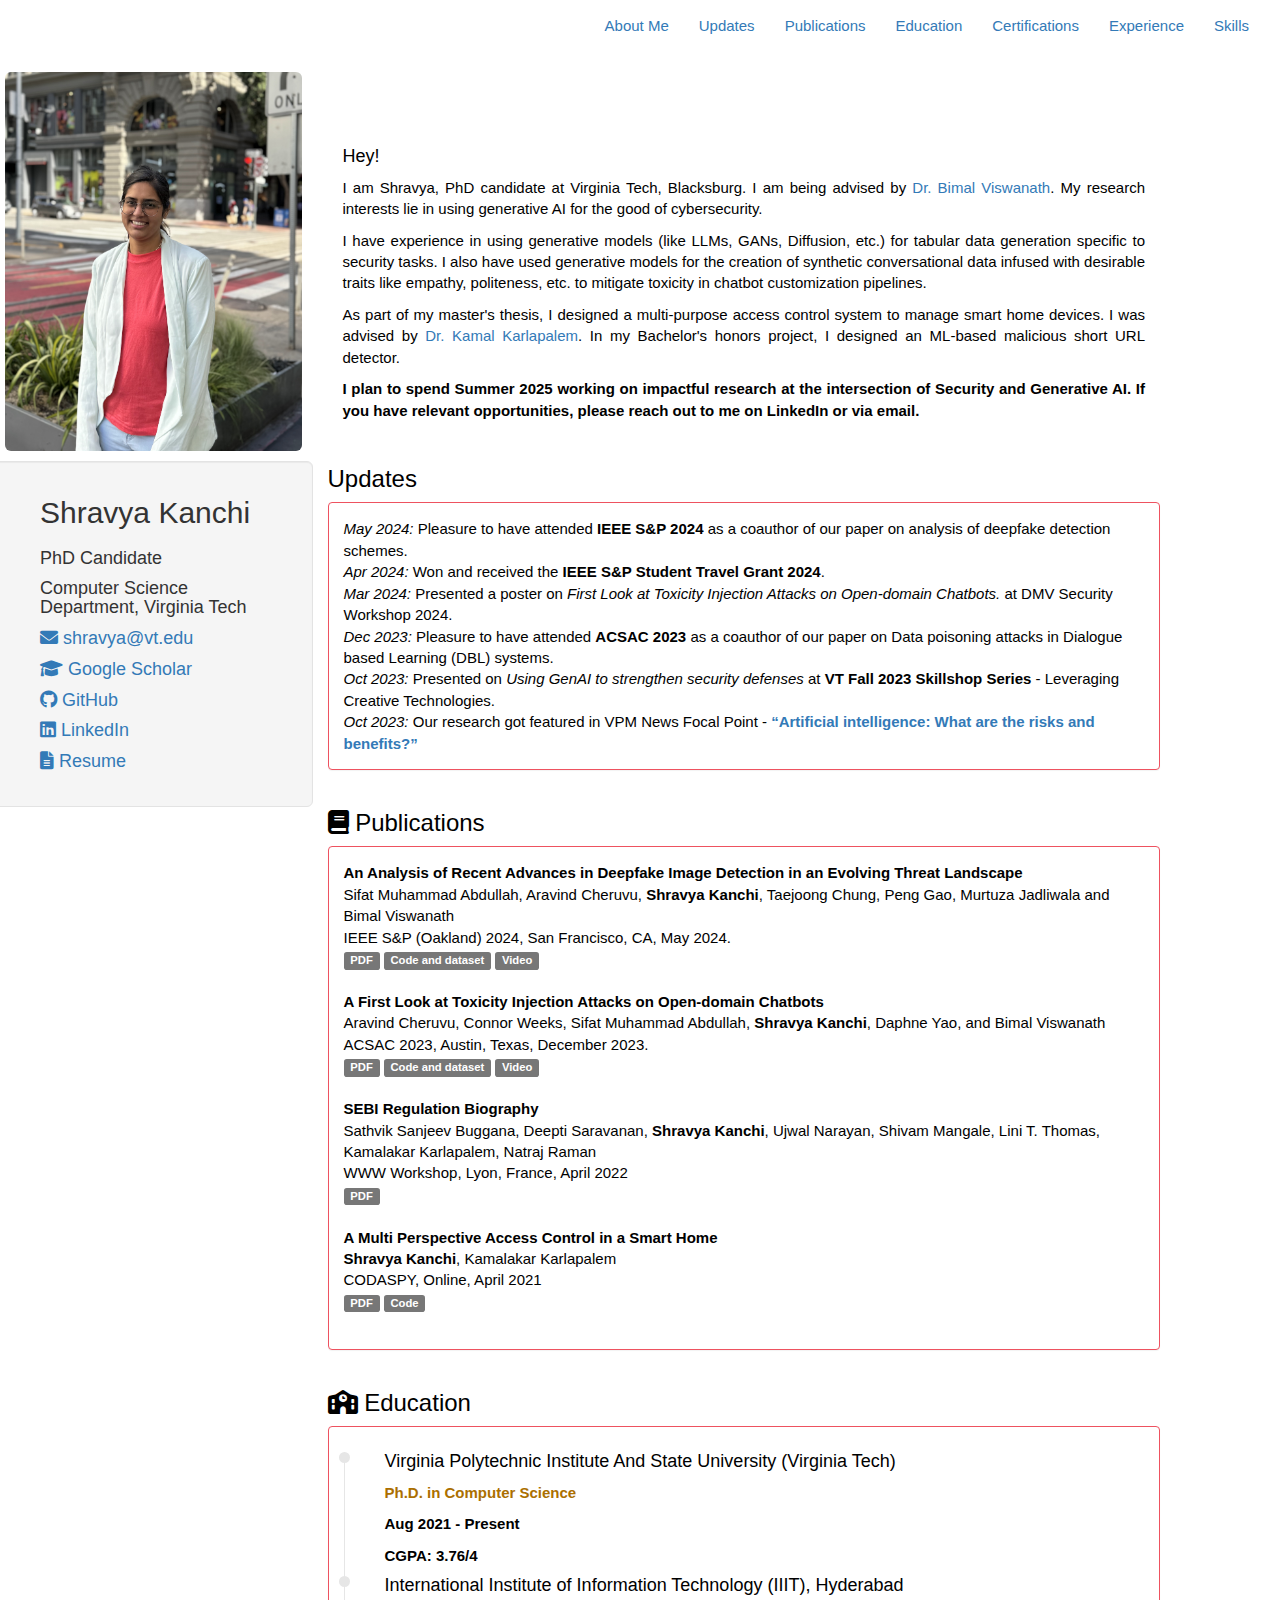
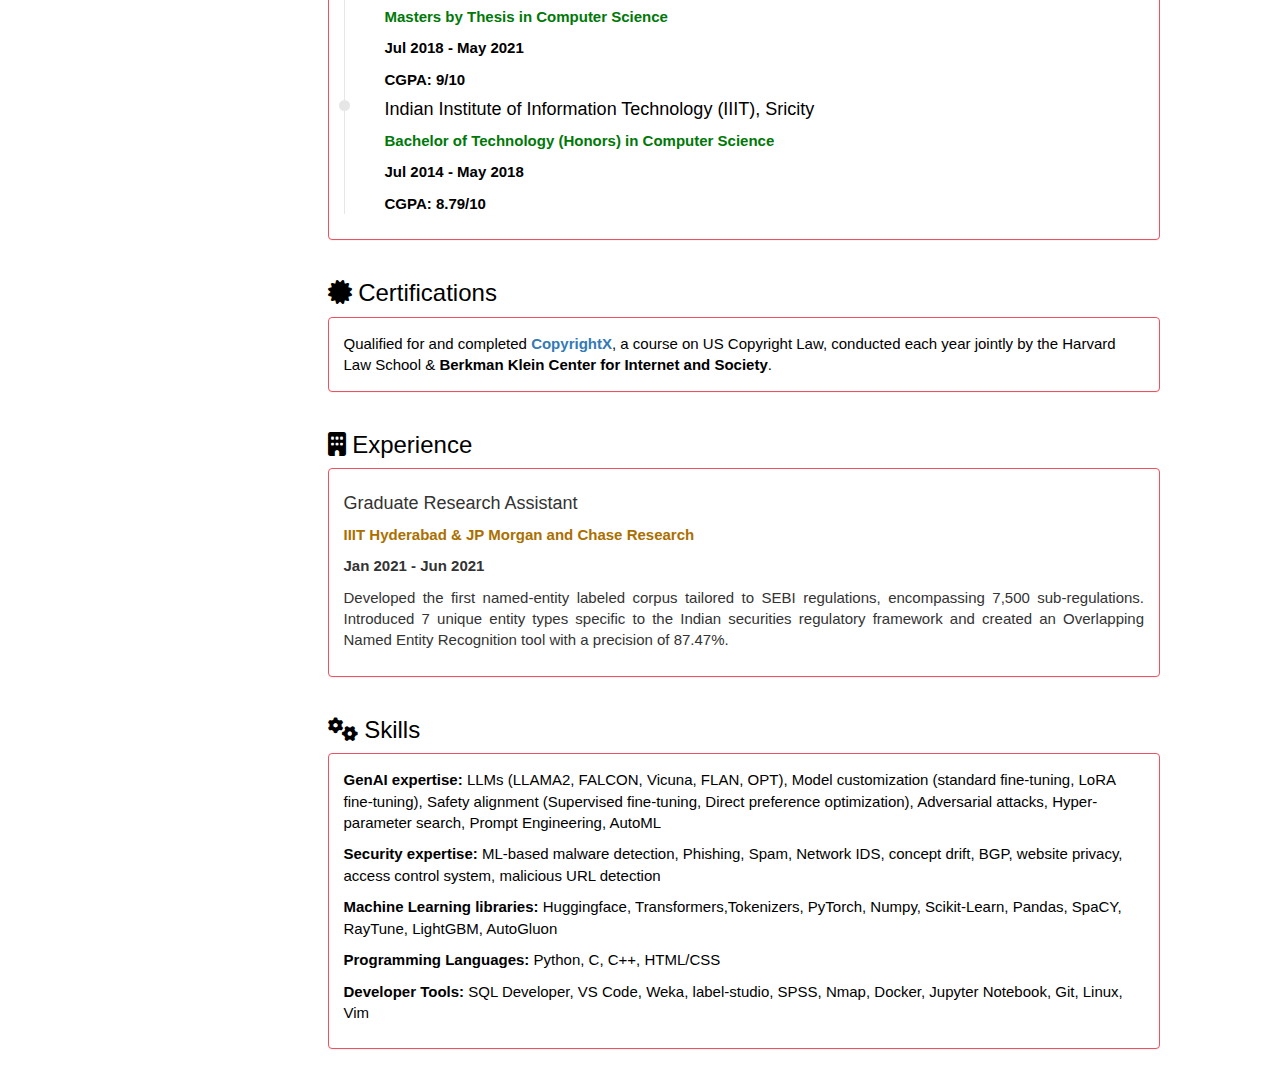
<file: index.html>
<!DOCTYPE html>
<html>
  <head>
    <title>Shravya Kanchi</title>
    <meta charset="utf-8">
    <meta name="viewport" content="width=device-width, initial-scale=1">
    <script src="https://ajax.googleapis.com/ajax/libs/jquery/3.6.4/jquery.min.js"></script>
    <script src="https://maxcdn.bootstrapcdn.com/bootstrap/3.4.1/js/bootstrap.min.js"></script>
    <link rel="stylesheet" href="https://cdnjs.cloudflare.com/ajax/libs/font-awesome/6.0.0-beta3/css/all.min.css">
    <link rel="stylesheet" href="https://maxcdn.bootstrapcdn.com/bootstrap/3.4.1/css/bootstrap.min.css">
    <style>
      body {
        position: relative;
       background-color: #ffffff;
            /* background: url('./rain-icegif-8.gif')  center center ;  */
            /* background-size: cover; */
            /* font-family: Arial, sans-serif; */
            /* font-family: 'Roboto', sans-serif; */
            font-size: 15px; /* Base font size */

        */
      }

      .timeline {
        border-left: 1px solid hsl(0, 0%, 90%);
        position: relative;
        list-style: none;
      }

      .timeline .timeline-item {
        position: relative;
      }

      .timeline .timeline-item:after {
        position: absolute;
        display: block;
        top: 0;
      }

      .timeline .timeline-item:after {
        background-color: hsl(0, 0%, 90%);
        left: -46px;
        border-radius: 50%;
        height: 11px;
        width: 11px;
        content: "";
      }

      #profile {
        padding-top: 50px;
      }

      #section0 {
        padding-top: 50px;
        color: #000000;
      }

      #section1 {
        color: #000000;
      }

      #section2 {
        color: #000000;
      }

      #section3 {
        color: #000000;
      }

      #section4 {
        color: #000000;
      }

      #section5 {
        color: #000000;
      }

      .video-grid {
        display: grid;
        grid-template-columns: repeat(2, 1fr);
        gap: 16px;
      }
      .panel-info {
        border-color: #ee5260;
      }

      .video-grid-item {
        overflow: hidden;
        border-radius: 8px;
        box-shadow: 0 4px 8px rgba(0, 0, 0, 0.1);
        width: 100%;
        padding-bottom: 75%;
        /* Set to maintain a 1:1 aspect ratio */
        position: relative;
      }

      .video-grid-item iframe,
      .video-grid-item img {
        width: 100%;
        height: 100%;
        object-fit: cover;
        position: absolute;
        top: 0;
        left: 0;
      }

      .carousel {
        width: auto;
        /* Set the width of the carousel */
        margin: auto;
        /* Center the carousel */
      }

      .carousel-inner .item {
        height: auto;
        /* Set the height of the carousel items */
      }

      .embed-responsive {
        padding-bottom: 56.25%;
        /* 16:9 aspect ratio */
        height: 0;
        overflow: hidden;
        max-width: 100%;
        background: #000;
      }

      .embed-responsive iframe {
        position: absolute;
        top: 0;
        left: 0;
        width: 100%;
        height: 100%;
      }
    .navbar-custom {
      background-color: #ffffff;
    }
    </style>
  </head>
  <body data-spy="scroll" data-target=".myNavbar" data-offset="50">
    <script src="https://code.jquery.com/jquery-3.5.1.slim.min.js"></script>
    <script src="https://cdn.jsdelivr.net/npm/@popperjs/core@2.9.3/dist/umd/popper.min.js"></script>
    <script src="https://stackpath.bootstrapcdn.com/bootstrap/4.5.2/js/bootstrap.min.js"></script>
    <nav class="navbar navbar-expand-lg navbar-custom">
      <div class="container-fluid">
        <div class="navbar-header">
          <button type="button" class="navbar-toggle" data-toggle="collapse" data-target="#myNavbar">
            <span class="icon-bar"></span>
            <span class="icon-bar"></span>
            <span class="icon-bar"></span>
          </button>
          <a class="navbar-brand" href="#"></a>
        </div>
        <div class="collapse navbar-collapse" id="myNavbar">
          <ul class="nav navbar-nav navbar-right">
            <!-- <li class="active">
              <a href="./Resume.pdf">Resume</a>
            </li> -->
            <li class="active">
              <a href="#section0">About Me</a>
            </li>
            <li class="active">
              <a href="#section1">Updates</a>
            </li>
            <li class="active">
              <a href="#section2">Publications</a>
            </li>
            <li class="active">
              <a href="#section3">Education</a>
            </li>
            <li class="active">
              <a href="#section4">Certifications</a>
            </li>
            <li class="active">
              <a href="#section6">Experience</a>
            </li>
            <li class="active">
              <a href="#section5">Skills</a>
            </li>

<!--             <li class="active">
              <a href="#section7">Videos</a>
            </li> -->
          </ul>
        </div>
      </div>
    </nav>
    <div class="row">
      <div class="col-sm-3" style=" padding-right: 0px;padding-left: 0px;">
        <!-- <div class="affix"> -->
        <div id="profile" class="container-fluid" style="padding-top: 0px;padding-bottom: 10px; padding-left: 20px; padding-right: 10px;">
          <img src="pic.jpg" class="img-responsive img-rounded center-block" style=".img-fluid. max-width: auto; height:auto;">
        </div>
        <!-- <h2 class = "text-center"><span class="label label-success">Shravya Kanchi</span></h2> -->
        <div class="well well-lg">
          <h2 style="margin:10px;padding-left: 20px;padding-top: 0px; padding-bottom: 10px;padding-right: 10px;">Shravya Kanchi</h2>
          <h4 style="margin:10px;padding-left: 20px;padding-right: 10px;">PhD Candidate</h4>
          <h4 style="margin:10px;padding-left: 20px;padding-right: 10px;">Computer Science Department, Virginia Tech</h4>
          <h4 style="margin:10px;padding-left: 20px;padding-right: 10px;">
            <a href="mailto: shravya@vt.edu"><i class="fas fa-envelope"></i> shravya@vt.edu </a>
          </h4>
          <h4 style="margin:10px;padding-left: 20px;padding-right: 10px;">
            <a href="https://scholar.google.co.in/citations?user=VsdYF68AAAAJ&hl=en/" target="_blank">
              <i class="fas fa-graduation-cap"></i> Google Scholar </a>
          </h4>
          <h4 style="margin:10px;padding-left: 20px;padding-right: 10px;">
            <a href="https://github.com/shrave" target="_blank">
              <i class="fab fa-github"></i> GitHub </a>
          </h4>
          <h4 style="margin:10px;padding-left: 20px;padding-right: 10px;">
            <a href="https://www.linkedin.com/in/shravya-kanchi/" target="_blank">
              <i class="fab fa-linkedin"></i></i> LinkedIn </a>
          </h4>
          <h4 style="margin:10px;padding-left: 20px;padding-right: 10px;">
            <a href="./Resume.pdf" target="_blank">
              <i class="fas fa-file-alt"></i> Resume </a>
          </h4>
        </div>
        <!-- </div> -->
      </div>
      <div class="col-sm-9" style="padding-top: 0px; padding-right: 100px; padding-left: 0px;">
        <div id="section0" class="container-fluid">
          <!-- <h3 style="color: #ffffff;"> Welcome</h3> -->
          <div class="" style="margin-right:20px ; text-align: justify;">
            <div class="panel-body">
              <p>

                <h4>Hey!</h4>
                <p>I am Shravya, PhD candidate at Virginia Tech, Blacksburg. I am being advised by <a href="https://people.cs.vt.edu/vbimal/">Dr. Bimal Viswanath</a>. My research interests lie in using generative AI for the good of cybersecurity.</p>
                
                <p>I have experience in using generative models (like LLMs, GANs, Diffusion, etc.) for tabular data generation specific to security tasks. I also have used generative models for the creation of synthetic conversational data infused with desirable traits like empathy, politeness, etc. to mitigate toxicity in chatbot customization pipelines.</p>
                
                <p>As part of my master's thesis, I designed a multi-purpose access control system to manage smart home devices. I was advised by <a href="https://faculty.iiit.ac.in/~kamal/">Dr. Kamal Karlapalem</a>. In my Bachelor's honors project, I designed an ML-based malicious short URL detector.</p>
                
                <p><b>I plan to spend Summer 2025 working on impactful research at the intersection of Security and Generative AI. If you have relevant opportunities, please reach out to me on LinkedIn or via email.</b></p>
            </div>
          </div>
        </div>
        <div id="section1" class="container-fluid">
          <h3 style="color: #000000;"> Updates</h3>
          <div class="panel panel-info" style="margin-right:20px">
            <div class="panel-body">
              <div class="row">
                <div class="col-md-12">
                  <!-- <ul> -->
                    <!-- <li> -->
                      <div><em>May 2024: </em> Pleasure to have attended <b>IEEE S&P 2024</b> as a coauthor of our paper on analysis of deepfake detection schemes.</div>
                    <!-- </li> -->
                    <!-- <li> -->
                      <div><em>Apr 2024: </em>Won and received the <b>IEEE S&P Student Travel Grant 2024</b>. </div>
                    <!-- </li> -->
                  <!-- <li> -->
                   <div><em>Mar 2024: </em>Presented a poster on <i>First Look at Toxicity Injection Attacks on Open-domain Chatbots.</i> at DMV Security Workshop 2024.</div>
                 <!-- </li> -->
                 <!-- <li> -->
                  <div><em>Dec 2023: </em> Pleasure to have attended <b>ACSAC 2023</b> as a coauthor of our paper on Data poisoning attacks in Dialogue based Learning (DBL) systems.</div>
                <!-- </li> -->
                <!-- <li> -->
                 <div><em>Oct 2023: </em>Presented on <i>Using GenAI to strengthen security defenses</i> at <b>VT Fall 2023 Skillshop Series</b> - Leveraging Creative Technologies.</div>
               <!-- </li> -->
                     <!-- <li> -->
                      <div><em>Oct 2023: </em>Our research got featured in VPM News Focal Point - <a href="https://www.pbs.org/video/artificial-intelligence-what-are-the-risks-and-benefits-kaz2/"><b> “Artificial intelligence: What are the risks and benefits?”</a></b></div>
                    <!-- </li> -->
                  <!-- </ul> -->
                </div>
              </div>
            </div>
          </div>
        </div>
        <div id="section2" class="container-fluid">
          <h3 style="color: #000000;"><i class="fa-solid fa-book"></i> Publications</h3>
          <div class="panel panel-info" style="margin-right:20px">
            <div class="panel-body">
              <div class="row">
                <div class="col-md-12">
                  <!-- <h5>Ph.D. Publications </h4> -->
                    <!-- <ul> -->
                      <!-- <li> -->
                        <div>
                          <strong>An Analysis of Recent Advances in Deepfake Image Detection in an Evolving Threat Landscape</strong>
                          <br> Sifat Muhammad Abdullah, Aravind Cheruvu, <b>Shravya Kanchi</b>, Taejoong Chung, Peng Gao, Murtuza Jadliwala and Bimal Viswanath <br>IEEE S&P (Oakland) 2024, San Francisco, CA, May 2024. <br>
                          <a href="https://arxiv.org/abs/2404.16212">
                            <span class="label label-default">PDF</span>
                          </a>
                          <a href="https://github.com/secml-lab-vt/EvolvingThreat-DeepfakeImageDetect">
                            <span class="label label-default">Code and dataset</span>
                          </a>
                          <a href="https://www.youtube.com/watch?v=Eg8Qb3zXdD4">
                            <span class="label label-default">Video</span>
                          </a>
                        </div>
                        <br>
                      <!-- </li> -->
                      <!-- <li> -->
                        <div>
                          <strong>A First Look at Toxicity Injection Attacks on Open-domain Chatbots</strong>
                          <br> Aravind Cheruvu, Connor Weeks, Sifat Muhammad Abdullah, <b>Shravya Kanchi</b>, Daphne Yao, and Bimal Viswanath <br>ACSAC 2023, Austin, Texas, December 2023. <br>
                          <a href="./Toxicity_injection_acsac_paper.pdf">
                            <span class="label label-default">PDF</span>
                          </a>
                          <a href="https://github.com/secml-lab-vt/Chatbot-Toxicity-Injection/">
                            <span class="label label-default">Code and dataset</span>
                          </a>
                          <a href="https://www.youtube.com/watch?v=Y9FTew96mxo">
                            <span class="label label-default">Video</span>
                          </a>
                        </div>
                        <br>
                      <!-- </li> -->
      
                    <!-- </ul>
                    <h5>Prior Publications </h4>
                      <ul> -->
                        <!-- <li> -->
                          <div>
                            <strong>SEBI Regulation Biography</strong>
                            <br> Sathvik Sanjeev Buggana, Deepti Saravanan, <b>Shravya Kanchi</b>, Ujwal Narayan, Shivam Mangale, Lini T. Thomas, Kamalakar Karlapalem, Natraj Raman <br> WWW Workshop, Lyon, France, April 2022  <br>
                            <a href="./SEBI_regulation.pdf">
                              <span class="label label-default">PDF</span>
                            </a>
                          </div>
                          <br>
                        <!-- </li> -->
                        <!-- <li> -->
                          <div>
                            <strong>A Multi Perspective Access Control in a Smart Home</strong>
                            <br><b>Shravya Kanchi</b>, Kamalakar Karlapalem <br> CODASPY, Online, April 2021 <br>
                            <a href="./codaspy_poster.pdf">
                              <span class="label label-default">PDF</span>
                            </a>
                            <a href="https://github.com/shrave/SmartHomePrivilege-Manager">
                              <span class="label label-default">Code</span>
                            </a>
                          </div>
                          <br>
                        <!-- </li> -->
                      <!-- </ul>  -->
                </div>
              </div>
            </div>
          </div>
        </div>
        <div id="section3" class="container-fluid">
          <h3 style="color: #000000;"><i class="fa-solid fa-school"></i> Education</h3>
          <div class="panel panel-info" style="margin-right:20px">
            <div class="panel-body">
              <!-- Section: Timeline -->
              <section class="py-5">
                <ul class="timeline">
                  <li class="timeline-item mb-5">
                    <h4 class="fw-bold">Virginia Polytechnic Institute And State University (Virginia Tech)</h4>
                    <p class="mb-2 fw-bold" style="color:#ab6f00">
                      <b>Ph.D. in Computer Science</b>
                    </p>
                    <p class="mb-2 fw-bold">
                      <b>Aug 2021 - Present</b>
                    </p>
                    <p>
                      <b>CGPA: 3.76/4</b>
                    </p>
                    <!-- <p>
                      <b>Graduate courses:</b> Data Analytics, Deep Learning, Hot Topics in Security and AI, Theory of Algorithms, Advanced Machine Learning, Security risks of Generative AI, Defenses Against ML Powered Adversaries
                    </p> -->
                  </li>
                  <li class="timeline-item mb-5">
                    <h4 class="fw-bold">International Institute of Information Technology (IIIT), Hyderabad</h4>
                    <p class="mb-2 fw-bold" style="color:#007808">
                      <b>Masters by Thesis in Computer Science</b>
                    </p>
                    <p class="mb-2 fw-bold">
                      <b>Jul 2018 - May 2021</b>
                      <p>
                        <b>CGPA: 9/10 </b>
                      </p>
                    <!-- </p> <b>CGPA: </b>8.51/10.0 <b style="color:#ab6f00">"Gold Medal for best outgoing student from the Department of I.T."</b> -->
                    </p>
                  </li>
                  <li class="timeline-item mb-5">
                    <h4 class="fw-bold">Indian Institute of Information Technology (IIIT), Sricity</h4>
                    <p class="mb-2 fw-bold" style="color:#007808">
                      <b>Bachelor of Technology (Honors) in Computer Science</b>
                    </p>
                    <p class="mb-2 fw-bold">
                      <b>Jul 2014 - May 2018</b>
                      <p>
                        <b>CGPA: 8.79/10 </b>
                      </p>
                    <!-- </p> <b>CGPA: </b>8.51/10.0 <b style="color:#ab6f00">"Gold Medal for best outgoing student from the Department of I.T."</b> -->
                    </p>
                  </li>
                </ul>
              </section>
              <!-- Section: Timeline -->
            </div>
          </div>
        </div>
        <div id="section4" class="container-fluid">
          <h3 style="color: #000000;"><i class="fa-solid fa-certificate"></i> Certifications</h3>
          <div class="panel panel-info" style="margin-right:20px">
            <div class="panel-body">
              <div class="row">
                <div class="col-md-12">
                      <div>Qualified for and completed <strong><a href="http://copyx.org/">CopyrightX</a></strong>, a course on US Copyright Law, conducted each year jointly by the Harvard Law School & <strong>Berkman Klein Center for Internet and Society</strong>.</div>
                  </ul>
                </div>
              </div>
            </div>
          </div>
        </div>

        <div id="section6" class="container-fluid">
          <h3 style="color: #000000;"><i class="fa-solid fa-building"></i> Experience</h3>
          <div class="panel panel-info" style="margin-right:20px; text-align: justify;">
            <div class="panel-body">
              <!-- Section: Timeline -->
              <section class="py-5">
                <!-- <ul> -->
                  <!-- <li class="timeline-item mb-5"> -->
                    <h4 class="fw-bold">Graduate Research Assistant</h4>
                    <p class="mb-2 fw-bold" style="color:#ab6f00">
                      <b>IIIT Hyderabad & JP Morgan and Chase Research</b>
                    </p>
                    <p class="mb-2 fw-bold">
                      <b>Jan 2021 - Jun 2021</b>
                    </p>
                    <p>Developed the first named-entity labeled corpus tailored to SEBI regulations, encompassing 7,500 sub-regulations. Introduced 7 unique entity types specific to the Indian securities regulatory framework and created an Overlapping Named Entity Recognition tool with a precision of 87.47%.</p>
                    <p class="mb-2 fw-bold" style="color:#ab6f00">
                      <!-- <b>Consultant</b> -->
                    </p>
                    <!-- </li> -->
                <!-- </ul> -->
              </section>
              <!-- Section: Timeline -->
            </div>
          </div>
        </div>

        <div id="section5" class="container-fluid">
          <h3 style="color: #000000;"><i class="fa fa-cogs" aria-hidden="true"></i>
 Skills</h3>
          <div class="panel panel-info" style="margin-right:20px">
            <div class="panel-body">
              <div class="row">
                <div class="col-md-12">
                  <!-- <ul> -->
                    <p>
                      <b>GenAI expertise:</b> LLMs (LLAMA2, FALCON, Vicuna, FLAN, OPT), Model customization (standard fine-tuning, LoRA fine-tuning), Safety alignment (Supervised fine-tuning, Direct preference optimization), Adversarial attacks, Hyper-parameter search, Prompt Engineering, AutoML
                    </p>
                    <!-- <li>
                      <b>CV-GenAI expertise:</b> Stable Diffusion, StyleGAN, Deepfake generation and detection, Adversarial attacks
                    </li> -->
                    <p>
                      <b>Security expertise:</b> ML-based malware detection, Phishing, Spam, Network IDS, concept drift, BGP, website privacy, access control system, malicious URL detection
                    </p>
                    <p>
                      <b>Machine Learning libraries:</b> Huggingface, Transformers,Tokenizers, PyTorch, Numpy, Scikit-Learn, Pandas, SpaCY, RayTune, LightGBM, AutoGluon
                    </p>
                    <p>
                      <b>Programming Languages:</b> Python, C, C++, HTML/CSS
                    </p>
                    <p>
                      <b>Developer Tools:</b> SQL Developer, VS Code, Weka, label-studio, SPSS, Nmap, Docker, Jupyter Notebook, Git, Linux, Vim
                    </p>
                    <!-- <li>
                      <b>Technologies/Frameworks:</b> Linux, GitHub, Java Swing, AWT
                    </li> -->
                    <!-- <li>
                      <b>Oracle Tools/Software:</b> Oracle SQL, Oracle HCM Cloud HR And Payroll Module, Payroll Parallel/Reconciliation Tool (Data Analysis), HCM Extracts, Oracle BI Reports, Fast Formulas
                    </li> -->
                  <!-- </ul> -->
                </div>
              </div>
            </div>
          </div>
        </div>

<!--         <div id="section7" class="container-fluid">
          <h3 style="color: #ffffff;"><i class="fa-solid fa-video"></i> Videos</h3>
          <div id="videoCarousel" class="carousel slide">
            <ol class="carousel-indicators">
              <li data-target="#videoCarousel" data-slide-to="0" class="active"></li>
              <li data-target="#videoCarousel" data-slide-to="1"></li>
            </ol>
            <div class="carousel-inner">
              <div class="item active">
                <div class="embed-responsive">
                  <iframe class="embed-responsive-item" src="https://www.youtube.com/embed/Y9FTew96mxo?si=YqeYCBQf6z4lAfwW" allowfullscreen></iframe>
                </div>
              </div>
              <div class="item">
                <div class="embed-responsive">
                  <iframe class="embed-responsive-item" src="https://player.pbs.org/viralplayer/3085363248/" allow="encrypted-media" allowfullscreen></iframe>
                </div>
              </div>
            </div>
            <a class="left carousel-control" href="#videoCarousel" role="button" data-slide="prev">
              <span class="glyphicon glyphicon-chevron-left" aria-hidden="true"></span>
              <span class="sr-only">Previous</span>
            </a>
            <a class="right carousel-control" href="#videoCarousel" role="button" data-slide="next">
              <span class="glyphicon glyphicon-chevron-right" aria-hidden="true"></span>
              <span class="sr-only">Next</span>
            </a>
          </div> -->
        </div>
      </div>
    </div>
  </body>
</html>
</file>
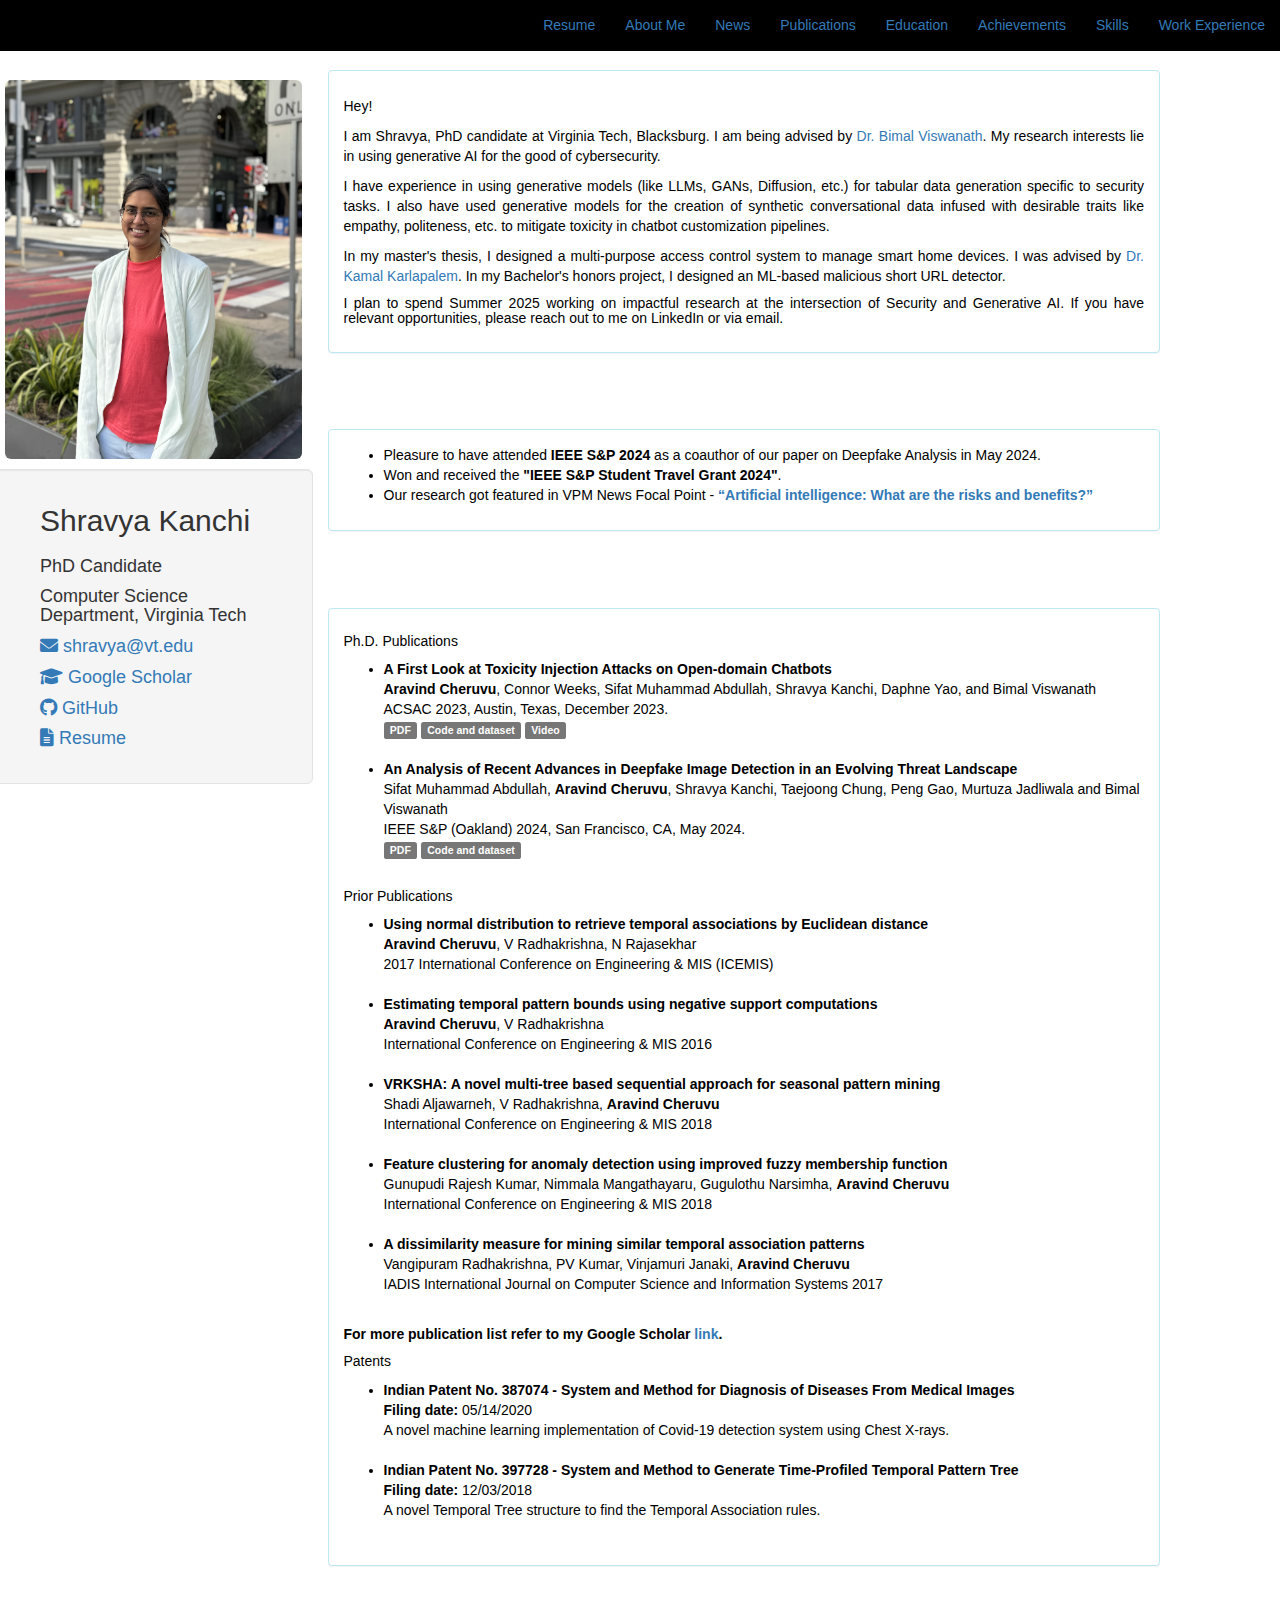
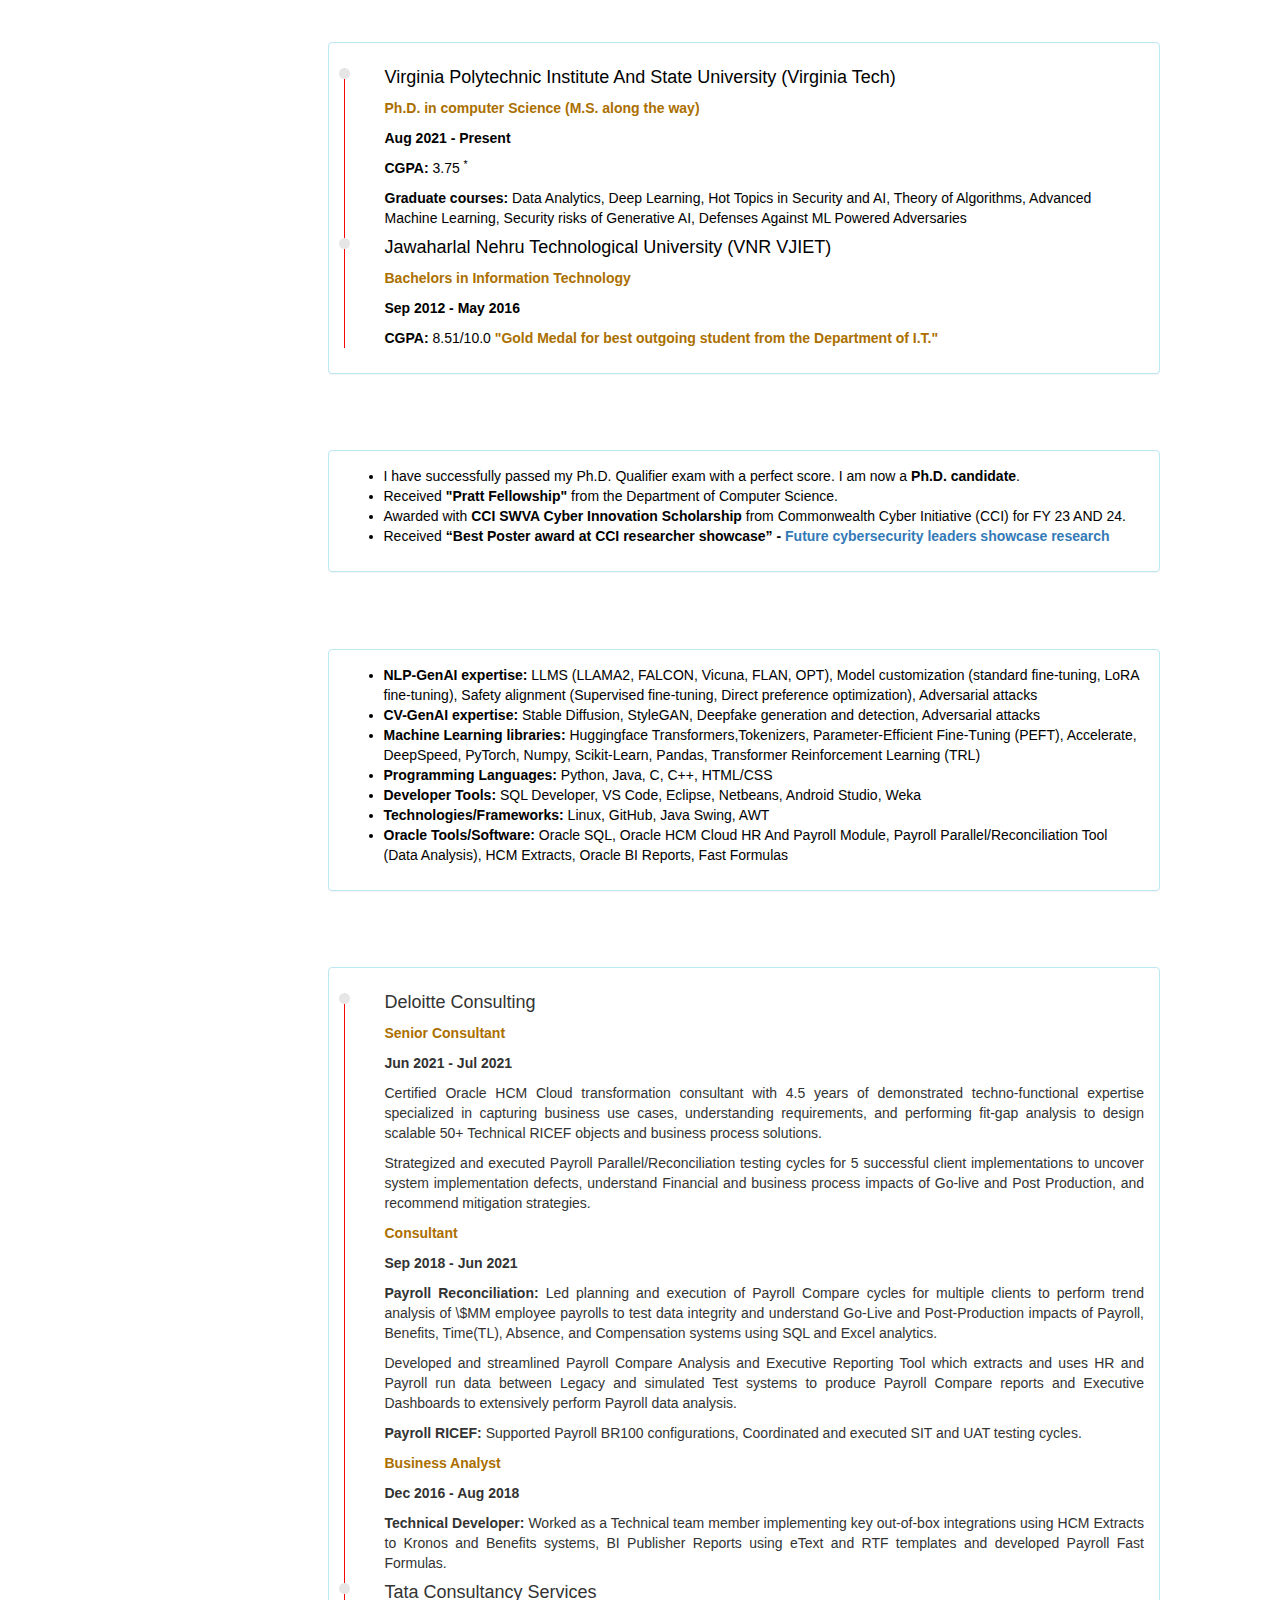
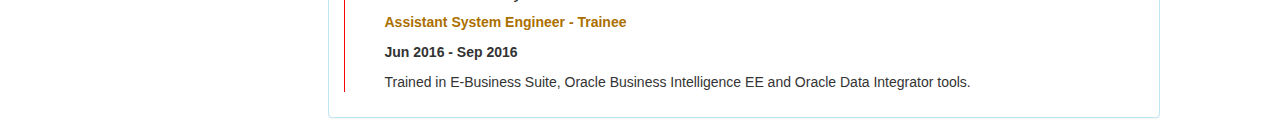
<file: Shravya Kanchi.html>
<!DOCTYPE html>
<html>
  <head>
    <title>Shravya Kanchi</title>
    <meta charset="utf-8">
    <meta name="viewport" content="width=device-width, initial-scale=1">
    <script src="https://ajax.googleapis.com/ajax/libs/jquery/3.6.4/jquery.min.js"></script>
    <script src="https://maxcdn.bootstrapcdn.com/bootstrap/3.4.1/js/bootstrap.min.js"></script>
    <link rel="stylesheet" href="https://cdnjs.cloudflare.com/ajax/libs/font-awesome/6.0.0-beta3/css/all.min.css">
    <link rel="stylesheet" href="https://maxcdn.bootstrapcdn.com/bootstrap/3.4.1/css/bootstrap.min.css">
    <style>
      body {
        position: relative;
       background-color: #ffffff;
            /* background: url('background.gif')  center center fixed ; /* Set the GIF as the background  */
            background-size: cover;

        */
      }

      .timeline {
        border-left: 1px solid hsl(0, 94%, 50%);
        position: relative;
        list-style: none;
      }

      .timeline .timeline-item {
        position: relative;
      }

      .timeline .timeline-item:after {
        position: absolute;
        display: block;
        top: 0;
      }

      .timeline .timeline-item:after {
        background-color: hsl(0, 0%, 90%);
        left: -46px;
        border-radius: 50%;
        height: 11px;
        width: 11px;
        content: "";
      }

      #profile {
        padding-top: 50px;
      }

      #section0 {
        padding-top: 50px;
        color: #000000;
      }

      #section1 {
        color: #000000;
      }

      #section2 {
        color: #000000;
      }

      #section3 {
        color: #000000;
      }

      #section4 {
        color: #000000;
      }

      #section5 {
        color: #000000;
      }

      .video-grid {
        display: grid;
        grid-template-columns: repeat(2, 1fr);
        gap: 16px;
      }

      .video-grid-item {
        overflow: hidden;
        border-radius: 8px;
        box-shadow: 0 4px 8px rgba(0, 0, 0, 0.1);
        width: 100%;
        padding-bottom: 75%;
        /* Set to maintain a 1:1 aspect ratio */
        position: relative;
      }

      .video-grid-item iframe,
      .video-grid-item img {
        width: 100%;
        height: 100%;
        object-fit: cover;
        position: absolute;
        top: 0;
        left: 0;
      }

      .carousel {
        width: auto;
        /* Set the width of the carousel */
        margin: auto;
        /* Center the carousel */
      }

      .carousel-inner .item {
        height: auto;
        /* Set the height of the carousel items */
      }

      .embed-responsive {
        padding-bottom: 56.25%;
        /* 16:9 aspect ratio */
        height: 0;
        overflow: hidden;
        max-width: 100%;
        background: #000;
      }

      .embed-responsive iframe {
        position: absolute;
        top: 0;
        left: 0;
        width: 100%;
        height: 100%;
      }
    .navbar-custom {
      background-color: #000000;
    }
    </style>
  </head>
  <body data-spy="scroll" data-target=".myNavbar" data-offset="50">
    <script src="https://code.jquery.com/jquery-3.5.1.slim.min.js"></script>
    <script src="https://cdn.jsdelivr.net/npm/@popperjs/core@2.9.3/dist/umd/popper.min.js"></script>
    <script src="https://stackpath.bootstrapcdn.com/bootstrap/4.5.2/js/bootstrap.min.js"></script>
    <nav class="navbar navbar-expand-lg navbar-dark navbar-fixed-top navbar-custom">
      <div class="container-fluid">
        <div class="navbar-header">
          <button type="button" class="navbar-toggle" data-toggle="collapse" data-target="#myNavbar">
            <span class="icon-bar"></span>
            <span class="icon-bar"></span>
            <span class="icon-bar"></span>
          </button>
          <a class="navbar-brand" href="#"></a>
        </div>
        <div class="collapse navbar-collapse" id="myNavbar">
          <ul class="nav navbar-nav navbar-right">
            <li class="active">
              <a href="./Resume.pdf">Resume</a>
            </li>
            <li class="active">
              <a href="#section0">About Me</a>
            </li>
            <li class="active">
              <a href="#section1">News</a>
            </li>
            <li class="active">
              <a href="#section2">Publications</a>
            </li>
            <li>
              <a href="#section3">Education</a>
            </li>
            <li class="active">
              <a href="#section4">Achievements</a>
            </li>
            <li class="active">
              <a href="#section5">Skills</a>
            </li>
            <li class="active">
              <a href="#section6">Work Experience</a>
            </li>
<!--             <li class="active">
              <a href="#section7">Videos</a>
            </li> -->
          </ul>
        </div>
      </div>
    </nav>
    <div class="row">
      <div class="col-sm-3" style=" padding-right: 0px;padding-left: 0px;">
        <!-- <div class="affix"> -->
        <div id="profile" class="container-fluid" style="padding-top: 80px;padding-bottom: 10px; padding-left: 20px; padding-right: 10px;">
          <img src="pic.jpg" class="img-responsive img-rounded center-block" style=".img-fluid. max-width: auto; height:auto;">
        </div>
        <!-- <h2 class = "text-center"><span class="label label-success">Shravya Kanchi</span></h2> -->
        <div class="well well-lg">
          <h2 style="margin:10px;padding-left: 20px;padding-top: 0px; padding-bottom: 10px;padding-right: 10px;">Shravya Kanchi</h2>
          <h4 style="margin:10px;padding-left: 20px;padding-right: 10px;">PhD Candidate</h4>
          <h4 style="margin:10px;padding-left: 20px;padding-right: 10px;">Computer Science Department, Virginia Tech</h4>
          <h4 style="margin:10px;padding-left: 20px;padding-right: 10px;">
            <a href="mailto: shravya@vt.edu">
              <i class="fas fa-envelope"></i> shravya@vt.edu </a>
          </h4>
          <h4 style="margin:10px;padding-left: 20px;padding-right: 10px;">
            <a href="https://scholar.google.co.in/citations?user=VsdYF68AAAAJ&hl=en/" target="_blank">
              <i class="fas fa-graduation-cap"></i> Google Scholar </a>
          </h4>
          <h4 style="margin:10px;padding-left: 20px;padding-right: 10px;">
            <a href="https://github.com/shrave" target="_blank">
              <i class="fab fa-github"></i> GitHub </a>
          </h4>
          <h4 style="margin:10px;padding-left: 20px;padding-right: 10px;">
            <a href="./Resume.pdf" target="_blank">
              <i class="fas fa-file-alt"></i> Resume </a>
          </h4>
        </div>
        <!-- </div> -->
      </div>
      <div class="col-sm-9" style="padding-top: 20px; padding-right: 100px; padding-left: 0px;">
        <div id="section0" class="container-fluid">
          <!-- <h3 style="color: #ffffff;"> Welcome</h3> -->
          <div class="panel panel-info" style="margin-right:20px ; text-align: justify;">
            <div class="panel-body">
              <p>

                <p>Hey!</p>
                <p>I am Shravya, PhD candidate at Virginia Tech, Blacksburg. I am being advised by <a href="https://people.cs.vt.edu/vbimal/">Dr. Bimal Viswanath</a>. My research interests lie in using generative AI for the good of cybersecurity.</p>
                
                <p>I have experience in using generative models (like LLMs, GANs, Diffusion, etc.) for tabular data generation specific to security tasks. I also have used generative models for the creation of synthetic conversational data infused with desirable traits like empathy, politeness, etc. to mitigate toxicity in chatbot customization pipelines.</p>
                
                <p>In my master's thesis, I designed a multi-purpose access control system to manage smart home devices. I was advised by <a href="https://faculty.iiit.ac.in/~kamal/">Dr. Kamal Karlapalem</a>. In my Bachelor's honors project, I designed an ML-based malicious short URL detector.</p>
                
                <h5>I plan to spend Summer 2025 working on impactful research at the intersection of Security and Generative AI. If you have relevant opportunities, please reach out to me on LinkedIn or via email.</h5>
            </div>
          </div>
        </div>
        <div id="section1" class="container-fluid">
          <h3 style="color: #ffffff;"><i class="fas fa-newspaper"></i> Latest News</h3>
          <div class="panel panel-info" style="margin-right:20px">
            <div class="panel-body">
              <div class="row">
                <div class="col-md-12">
                  <ul>
                    <li>
                      <div>Pleasure to have attended <b>IEEE S&P 2024</b> as a coauthor of our paper on Deepfake Analysis in May 2024.</div>
                    </li>
                    <li>
                      <div>Won and received the <b>"IEEE S&P Student Travel Grant 2024"</b>. </div>
                    </li>
                     <li>
                      <div>Our research got featured in VPM News Focal Point - <a href="https://www.pbs.org/video/artificial-intelligence-what-are-the-risks-and-benefits-kaz2/"><b> “Artificial intelligence: What are the risks and benefits?”</a></b></div>
                    </li>
                  </ul>
                </div>
              </div>
            </div>
          </div>
        </div>
        <div id="section2" class="container-fluid">
          <h3 style="color: #ffffff;"><i class="fa-solid fa-book"></i> Publications</h3>
          <div class="panel panel-info" style="margin-right:20px">
            <div class="panel-body">
              <div class="row">
                <div class="col-md-12">
                  <h5>Ph.D. Publications </h4>
                    <ul>
                      <li>
                        <div>
                          <strong>A First Look at Toxicity Injection Attacks on Open-domain Chatbots</strong>
                          <br> <b>Aravind Cheruvu</b>, Connor Weeks, Sifat Muhammad Abdullah, Shravya Kanchi, Daphne Yao, and Bimal Viswanath <br>ACSAC 2023, Austin, Texas, December 2023. <br>
                          <a href="./Toxicity_injection_acsac_paper.pdf">
                            <span class="label label-default">PDF</span>
                          </a>
                          <a href="https://github.com/secml-lab-vt/Chatbot-Toxicity-Injection/">
                            <span class="label label-default">Code and dataset</span>
                          </a>
                          <a href="https://www.youtube.com/watch?v=Y9FTew96mxo">
                            <span class="label label-default">Video</span>
                          </a>
                        </div>
                        <br>
                      </li>
                      <li>
                        <div>
                          <strong>An Analysis of Recent Advances in Deepfake Image Detection in an Evolving Threat Landscape</strong>
                          <br> Sifat Muhammad Abdullah, <b>Aravind Cheruvu</b>, Shravya Kanchi, Taejoong Chung, Peng Gao, Murtuza Jadliwala and Bimal Viswanath <br>IEEE S&P (Oakland) 2024, San Francisco, CA, May 2024. <br>
                          <a href="https://arxiv.org/abs/2404.16212">
                            <span class="label label-default">PDF</span>
                          </a>
                          <a href="https://github.com/secml-lab-vt/EvolvingThreat-DeepfakeImageDetect">
                            <span class="label label-default">Code and dataset</span>
                          </a>
                        </div>
                        <br>
                      </li>
                    </ul>
                    <h5>Prior Publications </h4>
                      <ul>
                        <li>
                          <div>
                            <strong>Using normal distribution to retrieve temporal associations by Euclidean distance</strong>
                            <br> <b>Aravind Cheruvu</b>, V Radhakrishna, N Rajasekhar <br> 2017 International Conference on Engineering & MIS (ICEMIS) <br>
                          </div>
                          <br>
                        </li>
                        <li>
                          <div>
                            <strong>Estimating temporal pattern bounds using negative support computations</strong>
                            <br> <b>Aravind Cheruvu</b>, V Radhakrishna <br> International Conference on Engineering & MIS 2016 <br>
                          </div>
                          <br>
                        </li>
                        <li>
                          <div>
                            <strong>VRKSHA: A novel multi-tree based sequential approach for seasonal pattern mining</strong>
                            <br> Shadi Aljawarneh, V Radhakrishna, <b>Aravind Cheruvu</b> <br> International Conference on Engineering & MIS 2018 <br>
                          </div>
                          <br>
                        </li>
                        <li>
                          <div>
                            <strong>Feature clustering for anomaly detection using improved fuzzy membership function</strong>
                            <br> Gunupudi Rajesh Kumar, Nimmala Mangathayaru, Gugulothu Narsimha, <b>Aravind Cheruvu</b> <br> International Conference on Engineering & MIS 2018 <br>
                          </div>
                          <br>
                        </li>
                        <li>
                          <div>
                            <strong>A dissimilarity measure for mining similar temporal association patterns</strong>
                            <br> Vangipuram Radhakrishna, PV Kumar, Vinjamuri Janaki, <b>Aravind Cheruvu</b> <br>IADIS International Journal on Computer Science and Information Systems 2017 <br>
                          </div>
                          <br>
                        </li>
                      </ul> <b>For more publication list refer to my Google Scholar 
                        <a href="https://scholar.google.com/citations?user=NGDsIKMAAAAJ&hl=en">link</a>. </b>
                 <h5>Patents </h4>
                      <ul>
                        <li>
                          <div>
                            <strong>Indian Patent No. 387074 - System and Method for Diagnosis of Diseases From Medical Images</strong>
                            <br><b>Filing date: </b>05/14/2020<br>
                            A novel machine learning implementation of Covid-19 detection system using Chest X-rays.<br>
                          </div>
                          <br>
                        </li>
                        <li>
                          <div>
                            <strong>Indian Patent No. 397728 - System and Method to Generate Time-Profiled Temporal Pattern Tree</strong>
                            <br><b>Filing date: </b>12/03/2018<br>
                            A novel Temporal Tree structure to find the Temporal Association rules.<br>
                          </div>
                          <br>
                        </li>
                      </ul>
                </div>
              </div>
            </div>
          </div>
        </div>
        <div id="section3" class="container-fluid">
          <h3 style="color: #ffffff;"><i class="fa-solid fa-user-graduate"></i> Education</h3>
          <div class="panel panel-info" style="margin-right:20px">
            <div class="panel-body">
              <!-- Section: Timeline -->
              <section class="py-5">
                <ul class="timeline">
                  <li class="timeline-item mb-5">
                    <h4 class="fw-bold">Virginia Polytechnic Institute And State University (Virginia Tech)</h4>
                    <p class="mb-2 fw-bold" style="color:#ab6f00">
                      <b>Ph.D. in computer Science (M.S. along the way)</b>
                    </p>
                    <p class="mb-2 fw-bold">
                      <b>Aug 2021 - Present</b>
                    </p>
                    <p>
                      <b>CGPA: </b>3.75 <sup>*</sup>
                    </p>
                    <p>
                      <b>Graduate courses:</b> Data Analytics, Deep Learning, Hot Topics in Security and AI, Theory of Algorithms, Advanced Machine Learning, Security risks of Generative AI, Defenses Against ML Powered Adversaries
                    </p>
                  </li>
                  <li class="timeline-item mb-5">
                    <h4 class="fw-bold">Jawaharlal Nehru Technological University (VNR VJIET)</h4>
                    <p class="mb-2 fw-bold" style="color:#ab6f00">
                      <b>Bachelors in Information Technology</b>
                    </p>
                    <p class="mb-2 fw-bold">
                      <b>Sep 2012 - May 2016</b>
                    </p> <b>CGPA: </b>8.51/10.0 <b style="color:#ab6f00">"Gold Medal for best outgoing student from the Department of I.T."</b>
                    </p>
                  </li>
                </ul>
              </section>
              <!-- Section: Timeline -->
            </div>
          </div>
        </div>
        <div id="section4" class="container-fluid">
          <h3 style="color: #ffffff;"><i class="fa-solid fa-trophy"></i> Achievements</h3>
          <div class="panel panel-info" style="margin-right:20px">
            <div class="panel-body">
              <div class="row">
                <div class="col-md-12">
                  <ul>
                    <li>
                      <div>I have successfully passed my Ph.D. Qualifier exam with a perfect score. I am now a <b>Ph.D. candidate</b>.</div>
                    </li>
                    <li>
                      <div>Received <b>"Pratt Fellowship"</b> from the Department of Computer Science. </div>
                    </li>
                    <li>
                      <div>Awarded with <b>CCI SWVA Cyber Innovation Scholarship</b> from Commonwealth Cyber Initiative (CCI) for FY 23 AND 24.</div>
                    </li>
                    <li>
                      <div>Received <b>“Best Poster award at CCI researcher showcase” - <a href="https://news.vt.edu/articles/2023/04/future-cybersecurity-leaders-showcase-research.html"> Future cybersecurity leaders showcase research</a>
                        </b>
                      </div>
                    </li>
                  </ul>
                </div>
              </div>
            </div>
          </div>
        </div>
        <div id="section5" class="container-fluid">
          <h3 style="color: #ffffff;"><i class="fa fa-cogs" aria-hidden="true"></i>
 Skills</h3>
          <div class="panel panel-info" style="margin-right:20px">
            <div class="panel-body">
              <div class="row">
                <div class="col-md-12">
                  <ul>
                    <li>
                      <b>NLP-GenAI expertise:</b> LLMS (LLAMA2, FALCON, Vicuna, FLAN, OPT), Model customization (standard fine-tuning, LoRA fine-tuning), Safety alignment (Supervised fine-tuning, Direct preference optimization), Adversarial attacks
                    </li>
                    <li>
                      <b>CV-GenAI expertise:</b> Stable Diffusion, StyleGAN, Deepfake generation and detection, Adversarial attacks
                    </li>
                    <li>
                      <b>Machine Learning libraries:</b> Huggingface Transformers,Tokenizers, Parameter-Efficient Fine-Tuning (PEFT), Accelerate, DeepSpeed, PyTorch, Numpy, Scikit-Learn, Pandas, Transformer Reinforcement Learning (TRL)
                    </li>
                    <li>
                      <b>Programming Languages:</b> Python, Java, C, C++, HTML/CSS
                    </li>
                    <li>
                      <b>Developer Tools:</b> SQL Developer, VS Code, Eclipse, Netbeans, Android Studio, Weka
                    </li>
                    <li>
                      <b>Technologies/Frameworks:</b> Linux, GitHub, Java Swing, AWT
                    </li>
                    <li>
                      <b>Oracle Tools/Software:</b> Oracle SQL, Oracle HCM Cloud HR And Payroll Module, Payroll Parallel/Reconciliation Tool (Data Analysis), HCM Extracts, Oracle BI Reports, Fast Formulas
                    </li>
                  </ul>
                </div>
              </div>
            </div>
          </div>
        </div>
        <div id="section6" class="container-fluid">
          <h3 style="color: #ffffff;"><i class="fa-solid fa-building"></i> Work Experience</h3>
          <div class="panel panel-info" style="margin-right:20px; text-align: justify;">
            <div class="panel-body">
              <!-- Section: Timeline -->
              <section class="py-5">
                <ul class="timeline">
                  <li class="timeline-item mb-5">
                    <h4 class="fw-bold">Deloitte Consulting</h4>
                    <p class="mb-2 fw-bold" style="color:#ab6f00">
                      <b>Senior Consultant</b>
                    </p>
                    <p class="mb-2 fw-bold">
                      <b>Jun 2021 - Jul 2021</b>
                    </p>
                    <p>Certified Oracle HCM Cloud transformation consultant with 4.5 years of demonstrated techno-functional expertise specialized in capturing business use cases, understanding requirements, and performing fit-gap analysis to design scalable 50+ Technical RICEF objects and business process solutions.</p>
                    <p>Strategized and executed Payroll Parallel/Reconciliation testing cycles for 5 successful client implementations to uncover system implementation defects, understand Financial and business process impacts of Go-live and Post Production, and recommend mitigation strategies.</p>
                    <p class="mb-2 fw-bold" style="color:#ab6f00">
                      <b>Consultant</b>
                    </p>
                    <p class="mb-2 fw-bold">
                      <b>Sep 2018 - Jun 2021</b>
                    </p>
                    <p>
                      <b>Payroll Reconciliation:</b> Led planning and execution of Payroll Compare cycles for multiple clients to perform trend analysis of \$MM employee payrolls to test data integrity and understand Go-Live and Post-Production impacts of Payroll, Benefits, Time(TL), Absence, and Compensation systems using SQL and Excel analytics.
                    </p>
                    <p>Developed and streamlined Payroll Compare Analysis and Executive Reporting Tool which extracts and uses HR and Payroll run data between Legacy and simulated Test systems to produce Payroll Compare reports and Executive Dashboards to extensively perform Payroll data analysis.</p>
                    <p>
                      <b>Payroll RICEF:</b> Supported Payroll BR100 configurations, Coordinated and executed SIT and UAT testing cycles.
                    </p>
                    <p class="mb-2 fw-bold" style="color:#ab6f00">
                      <b>Business Analyst</b>
                    </p>
                    <p class="mb-2 fw-bold">
                      <b>Dec 2016 - Aug 2018</b>
                    </p>
                    <p>
                      <b>Technical Developer:</b> Worked as a Technical team member implementing key out-of-box integrations using HCM Extracts to Kronos and Benefits systems, BI Publisher Reports using eText and RTF templates and developed Payroll Fast Formulas.
                    </p>
                  </li>
                  <li class="timeline-item mb-5">
                    <h4 class="fw-bold">Tata Consultancy Services</h4>
                    <p class="mb-2 fw-bold" style="color:#ab6f00">
                      <b>Assistant System Engineer - Trainee</b>
                    </p>
                    <p class="mb-2 fw-bold">
                      <b>Jun 2016 - Sep 2016</b>
                    </p>
                    <p>Trained in E-Business Suite, Oracle Business Intelligence EE and Oracle Data Integrator tools.</p>
                  </li>
                </ul>
              </section>
              <!-- Section: Timeline -->
            </div>
          </div>
        </div>
<!--         <div id="section7" class="container-fluid">
          <h3 style="color: #ffffff;"><i class="fa-solid fa-video"></i> Videos</h3>
          <div id="videoCarousel" class="carousel slide">
            <ol class="carousel-indicators">
              <li data-target="#videoCarousel" data-slide-to="0" class="active"></li>
              <li data-target="#videoCarousel" data-slide-to="1"></li>
            </ol>
            <div class="carousel-inner">
              <div class="item active">
                <div class="embed-responsive">
                  <iframe class="embed-responsive-item" src="https://www.youtube.com/embed/Y9FTew96mxo?si=YqeYCBQf6z4lAfwW" allowfullscreen></iframe>
                </div>
              </div>
              <div class="item">
                <div class="embed-responsive">
                  <iframe class="embed-responsive-item" src="https://player.pbs.org/viralplayer/3085363248/" allow="encrypted-media" allowfullscreen></iframe>
                </div>
              </div>
            </div>
            <a class="left carousel-control" href="#videoCarousel" role="button" data-slide="prev">
              <span class="glyphicon glyphicon-chevron-left" aria-hidden="true"></span>
              <span class="sr-only">Previous</span>
            </a>
            <a class="right carousel-control" href="#videoCarousel" role="button" data-slide="next">
              <span class="glyphicon glyphicon-chevron-right" aria-hidden="true"></span>
              <span class="sr-only">Next</span>
            </a>
          </div> -->
        </div>
      </div>
    </div>
  </body>
</html>
</file>
